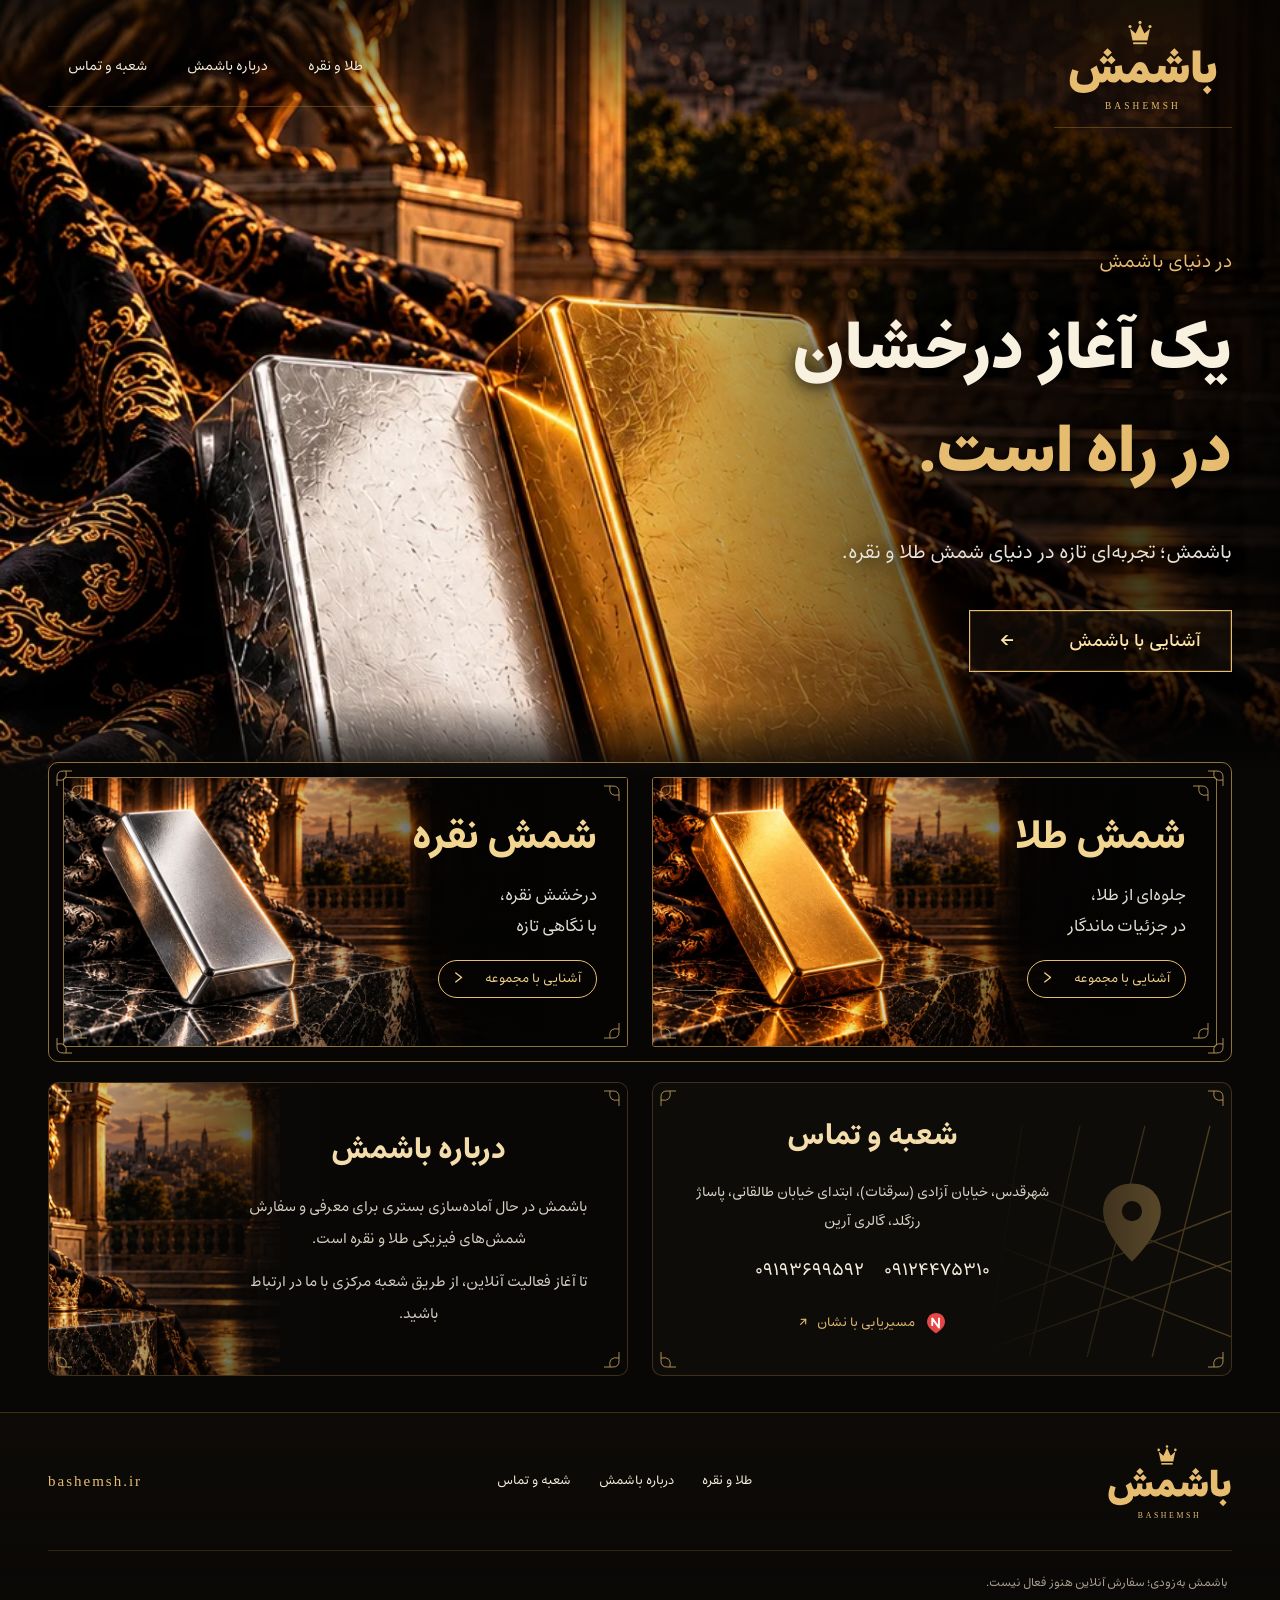
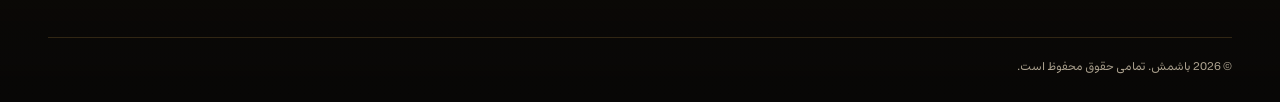
<file: index.html>
<!doctype html>
<html lang="fa" dir="rtl">
<head>
<meta charset="utf-8"><meta name="viewport" content="width=device-width,initial-scale=1"><meta name="theme-color" content="#0b0c0c">
<title>باشمش | شمش طلا و نقره، با نگاهی تازه</title>
<meta name="description" content="باشمش؛ تجربه‌ای تازه در معرفی و سفارش شمش طلا و نقره. در آستانه آغاز فعالیت هستیم.">
<meta property="og:type" content="website"><meta property="og:locale" content="fa_IR"><meta property="og:title" content="باشمش | ارزش ماندگار"><meta property="og:description" content="باشمش به‌زودی؛ تجربه‌ای تازه در دنیای شمش طلا و نقره."><meta property="og:url" content="https://bashemsh.ir/"><meta property="og:image" content="https://bashemsh.ir/assets/royal-hero.webp">
<link rel="canonical" href="https://bashemsh.ir/">
<link rel="icon" href="assets/royal-favicon.svg" type="image/svg+xml">
<link rel="preload" href="assets/fonts/Estedad-variable.woff2" as="font" type="font/woff2" crossorigin>
<link rel="stylesheet" href="styles.css">
</head>
<body>
<a class="skip" href="#main">رفتن به محتوا</a>
<header class="header" id="home"><div class="shell header-inner">
<a class="brand" href="#home" aria-label="باشمش، صفحه اصلی"><img src="assets/royal-logo.svg" width="240" height="151" alt="باشمش" class="brand-logo"></a>
<nav class="desktop-nav" aria-label="منوی اصلی"><a href="#products">طلا و نقره</a><a href="#about">درباره باشمش</a><a href="#branch">شعبه و تماس</a></nav>
<details class="mobile-menu"><summary aria-label="باز و بسته کردن منوی اصلی"><span></span><span></span><span></span></summary><nav aria-label="منوی اصلی موبایل"><a href="#products">طلا و نقره</a><a href="#about">درباره باشمش</a><a href="#branch">شعبه و تماس</a></nav></details>
</div></header>
<main id="main">
<section class="hero" aria-labelledby="hero-title">
<picture class="hero-art"><source media="(max-width: 900px)" srcset="assets/royal-hero-mobile.webp"><img src="assets/royal-hero.webp" srcset="assets/royal-hero-medium.webp 1200w, assets/royal-hero.webp 1400w" sizes="100vw" width="1400" height="760" alt="فضاسازی مفهومی شمش‌های بدون نشان طلا و نقره در تالاری با معماری باشکوه" fetchpriority="high"></picture>
<div class="shell hero-layout"><div class="hero-copy"><p class="launch">در دنیای باشمش</p><h1 id="hero-title">یک آغاز درخشان<br><span>در راه است.</span></h1><p class="intro">باشمش؛ تجربه‌ای تازه در دنیای شمش طلا و نقره.</p><a class="button" href="#about">آشنایی با باشمش <span aria-hidden="true">←</span></a></div></div>
</section>
<section class="collections shell" id="products" aria-label="مجموعه‌های طلا و نقره">
<div class="collection-grid ornamental">
<article class="collection ornamental"><img src="assets/royal-gold.webp" width="1200" height="600" loading="lazy" alt="تصویر مفهومی یک شمش طلای بدون نشان روی سنگ تیره"><div class="collection-copy"><h2>شمش طلا</h2><p>جلوه‌ای از طلا،<br>در جزئیات ماندگار</p><a href="#about" class="collection-link">آشنایی با مجموعه <span aria-hidden="true">‹</span></a></div></article>
<article class="collection ornamental"><img src="assets/royal-silver.webp" width="1200" height="600" loading="lazy" alt="تصویر مفهومی یک شمش نقره بدون نشان روی سنگ تیره"><div class="collection-copy"><h2>شمش نقره</h2><p>درخشش نقره،<br>با نگاهی تازه</p><a href="#about" class="collection-link">آشنایی با مجموعه <span aria-hidden="true">‹</span></a></div></article>
</div>

</section>
<div class="shell information">
<section class="branch ornamental" id="branch" aria-labelledby="branch-title"><a class="map-art" href="https://neshan.org/maps/places/0443068cf4ef48f489b83c52f0473526#c35.718-51.113-17z-0p" target="_blank" rel="noopener noreferrer" aria-label="موقعیت شعبه در نشان (پنجره جدید)"><svg viewBox="0 0 180 160" fill="none" aria-hidden="true"><path d="m0 35 180 70M0 80l180 70M25 0l-25 160M65 0 30 160M110 0 70 160M155 0l-40 160M0 125l180-70M0 155 180 90" stroke="#92713a" stroke-width="1"/><path d="M101 40c-12 0-20 8-20 19 0 16 20 35 20 35s20-19 20-35c0-11-8-19-20-19Z" fill="#d9ae62"/><circle cx="101" cy="59" r="7" fill="#18110b"/></svg></a><div class="branch-details"><h2 id="branch-title">شعبه و تماس</h2><address>شهرقدس، خیابان آزادی (سرقنات)، ابتدای خیابان طالقانی، پاساژ رزگلد، گالری آرین</address><div class="phones"><a href="tel:+989124475310" dir="ltr">۰۹۱۲۴۴۷۵۳۱۰</a><a href="tel:+989193699592" dir="ltr">۰۹۱۹۳۶۹۹۵۹۲</a></div><a class="map-link" href="https://neshan.org/maps/places/0443068cf4ef48f489b83c52f0473526#c35.718-51.113-17z-0p" target="_blank" rel="noopener noreferrer" aria-label="مسیریابی با نشان (در پنجره جدید)"><span class="neshan-mark" aria-hidden="true"><svg viewBox="0 0 32 32" fill="none"><path d="M16 2.5c-7 0-12 5.2-12 12 0 8.4 12 15 12 15s12-6.6 12-15c0-6.8-5-12-12-12Z" fill="#e54747"/><path d="M11 18.9V9.8l9 12.3V9.8" stroke="white" stroke-width="2.5" stroke-linecap="round" stroke-linejoin="round"/></svg></span> مسیریابی با نشان <span aria-hidden="true">↗</span></a></div></section>
<section class="about ornamental" id="about" aria-labelledby="about-title"><img src="assets/royal-architecture.webp" width="480" height="758" loading="lazy" alt=""><div class="about-copy"><h2 id="about-title">درباره باشمش</h2><p>باشمش در حال آماده‌سازی بستری برای معرفی و سفارش شمش‌های فیزیکی طلا و نقره است.</p><p>تا آغاز فعالیت آنلاین، از طریق شعبه مرکزی با ما در ارتباط باشید.</p></div></section>
</div>
</main>
<footer class="footer"><div class="shell footer-inner"><a class="brand" href="#home"><img src="assets/royal-logo.svg" width="240" height="151" alt="باشمش" class="brand-logo"></a><nav aria-label="منوی پایین صفحه"><a href="#products">طلا و نقره</a><a href="#about">درباره باشمش</a><a href="#branch">شعبه و تماس</a></nav><a href="https://bashemsh.ir" lang="en" class="domain">bashemsh.ir</a><p class="image-note">باشمش به‌زودی؛ سفارش آنلاین هنوز فعال نیست.</p><p>© <span id="year">2026</span> باشمش. تمامی حقوق محفوظ است.</p></div></footer>
<script src="script.js" defer></script>
</body></html>
</file>
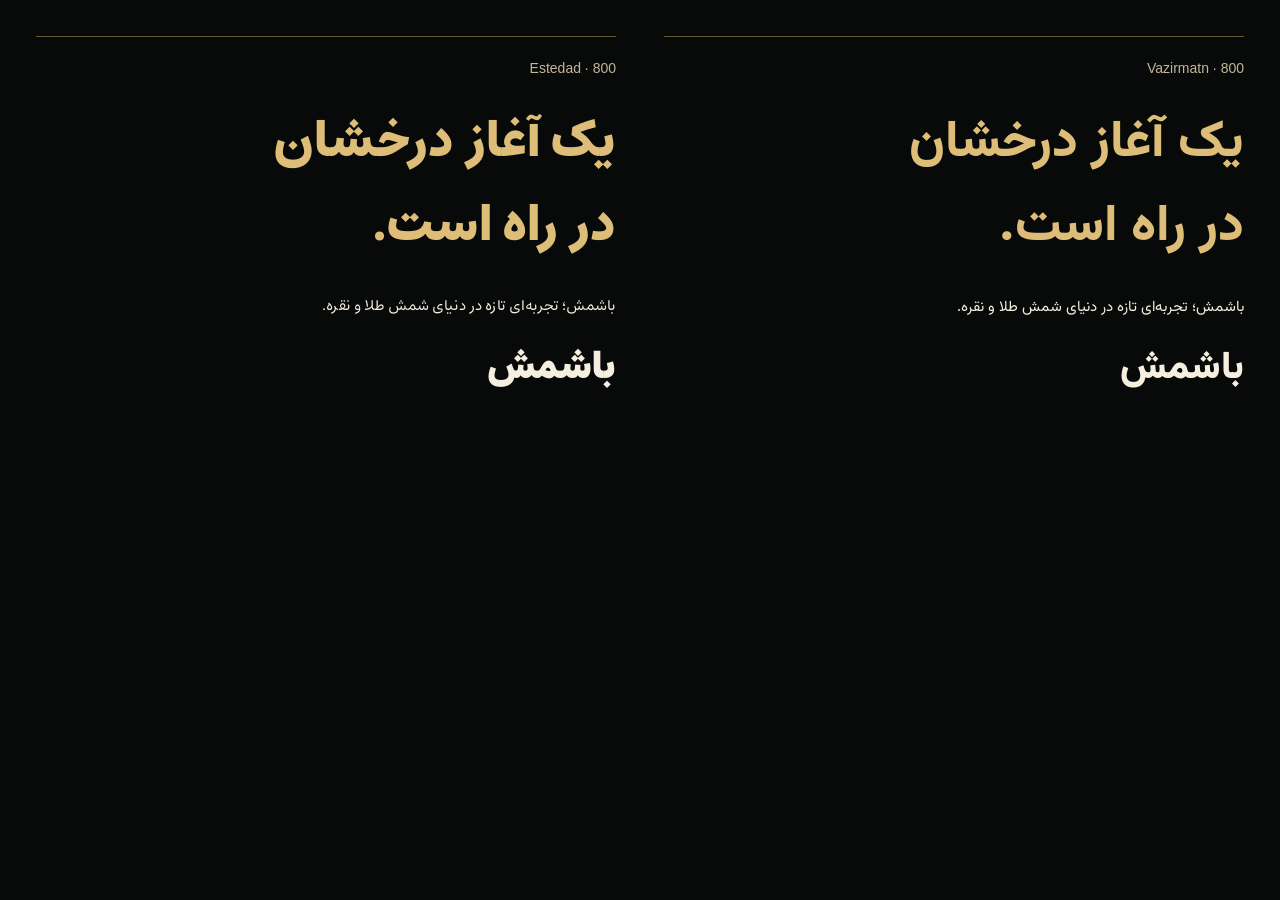
<file: review/type-comparison.html>
<!doctype html><html lang="fa" dir="rtl"><meta charset="utf-8"><meta name="viewport" content="width=device-width"><title>مقایسه تایپوگرافی باشمش</title><style>
@font-face{font-family:Estedad;src:url('../assets/fonts/Estedad-variable.woff2');font-weight:100 900}@font-face{font-family:Vazirmatn;src:url('../assets/fonts/Vazirmatn-variable.woff2');font-weight:100 900}*{box-sizing:border-box}body{margin:0;background:#080909;color:#f6efdf;padding:36px;font-family:Estedad}main{display:grid;grid-template-columns:1fr 1fr;gap:48px}section{border-top:1px solid #665532;padding-top:20px}h1{font-size:clamp(28px,4vw,60px);line-height:1.65;font-weight:800;letter-spacing:normal;margin:20px 0;color:#ddbd78}p{font-size:15px;line-height:2.2}small{font:14px Arial;color:#c3b79b}.v{font-family:Vazirmatn}.e h1{font-weight:800}.word{font-size:38px;font-weight:900}@media(max-width:600px){main{grid-template-columns:1fr}body{padding:24px}}
</style><main><section class="v"><small>Vazirmatn · 800</small><h1>یک آغاز درخشان<br>در راه است.</h1><p>باشمش؛ تجربه‌ای تازه در دنیای شمش طلا و نقره.</p><div class="word">باشمش</div></section><section class="e"><small>Estedad · 800</small><h1>یک آغاز درخشان<br>در راه است.</h1><p>باشمش؛ تجربه‌ای تازه در دنیای شمش طلا و نقره.</p><div class="word">باشمش</div></section></main></html>
</file>
<file: styles.css>
@font-face {
  font-family: Estedad;
  src: url('assets/fonts/Estedad-variable.woff2') format('woff2');
  font-style: normal;
  font-weight: 100 900;
  font-display: swap;
}
:root { color-scheme: dark; --bg: #080706; --ink: #f8f1df; --muted: #c2bcb0; --gold: #e6bd70; --line: #80632e; }
* { box-sizing: border-box; }
html { scroll-behavior: smooth; scroll-padding-top: 24px; }
body { margin: 0; background: var(--bg); color: var(--ink); font-family: Estedad, Tahoma, sans-serif; -webkit-font-smoothing: antialiased; }
a { color: inherit; text-decoration: none; }
a:hover { color: var(--gold); }
a:focus-visible, summary:focus-visible { outline: 2px solid #f4d99e; outline-offset: 5px; }
figure, p, h1, h2 { margin: 0; }
img { display: block; width: 100%; height: 100%; object-fit: cover; }
.shell { width: min(1440px, calc(100% - 96px)); margin-inline: auto; }
.skip { position: absolute; top: -100px; z-index: 10; background: var(--gold); color: #080706; padding: 14px; }
.skip:focus { top: 8px; }
.header { position: absolute; inset: 0 0 auto; z-index: 5; background: linear-gradient(#050403b3, transparent); }
.header-inner { display: flex; justify-content: space-between; align-items: flex-start; min-height: 130px; }
.brand { display: inline-block; flex-shrink: 0; }
.brand-logo { width: 150px; height: 105px; object-fit: contain; }
.header .brand { border-bottom: 1px solid #b38b3b60; padding: 12px 14px 10px; }
nav { display: flex; gap: 40px; font-size: 14px; }
.desktop-nav { flex-direction: row; margin-top: 32px; padding: 12px 20px 18px; border-bottom: 1px solid #b38b3b60; }
nav a { display: inline-flex; align-items: center; min-height: 44px; }
.mobile-menu { display: none; }
.hero { position: relative; isolation: isolate; min-height: 780px; background: #080706; }
.hero-art { position: absolute; inset: 0; z-index: -2; }
.hero-art img { object-position: center; }
.hero::after { content: ''; position: absolute; inset: 0; z-index: -1; pointer-events: none; background: linear-gradient(0deg, #080706 0%, transparent 10%), linear-gradient(270deg, #000c 0%, #000a 26%, transparent 53%); }
.hero-layout { display: flex; align-items: center; min-height: 780px; padding-top: 200px; padding-bottom: 60px; }
.hero-copy { width: 49%; text-shadow: 0 2px 18px #000; }
.launch { color: var(--gold); font-size: 19px; margin-bottom: 24px; }
h1 { font-size: clamp(44px, 5.15vw, 84px); font-weight: 800; line-height: 1.55; letter-spacing: normal; }
h1 span { color: var(--gold); }
.intro { font-size: 20px; line-height: 2.1; margin-top: 26px; color: #e7e2d8; }
.button { display: inline-flex; align-items: center; justify-content: space-between; gap: 55px; min-height: 62px; padding: 14px 30px; margin-top: 36px; color: #ffe4a8; font-size: 18px; font-weight: 500; border: 1px solid #e6bd70; box-shadow: inset 0 0 0 1px #e6bd7030; background: #1a130c8c; transition: background .2s ease; }
.button:hover { background: #6e4d233d; color: #fff0c6; }
/* The frame is a reusable vector ornament; all content remains live HTML. */
.ornamental { border: 1px solid #8e713d; border-radius: 10px; position: relative; }
.ornamental::after { content: ''; position: absolute; inset: 7px; z-index: 2; pointer-events: none; border: 12px solid transparent; border-image: url('assets/royal-corners.svg') 16 / 16px / 0 round; }
.collections { position: relative; z-index: 1; margin-top: -18px; }
.collection-grid { display: grid; grid-template-columns: 1fr 1fr; gap: 24px; padding: 14px; background: #070605df; }
.collection { min-width: 0; min-height: 270px; overflow: hidden; border-radius: 3px; isolation: isolate; }
.collection img { position: absolute; inset: 0; z-index: -2; }
.collection::before { content: ''; position: absolute; inset: 0; z-index: -1; background: linear-gradient(270deg, #050403ed, #0504039c 35%, transparent 67%); }
.collection-copy { padding: 28px 30px; width: 51%; min-width: 230px; }
.collection h2 { color: #f2d591; font-size: 40px; font-weight: 700; margin-bottom: 12px; }
.collection p { font-size: 17px; line-height: 1.8; color: #e3dfd5; }
.collection-link { display: inline-flex; align-items: center; gap: 22px; border: 1px solid var(--gold); border-radius: 30px; padding: 6px 15px; min-height: 38px; margin-top: 18px; color: #f8d68c; font-size: 13px; }
.collection-link span { font-size: 23px; line-height: 1; }
.image-note { color: #bcb2a0; font-size: 12px; line-height: 2; padding: 12px 4px 16px; }
.information { display: grid; grid-template-columns: 1fr 1fr; gap: 24px; margin-top: 20px; }
.information > section { min-width: 0; min-height: 280px; overflow: hidden; border-color: #70542f80; background: #0e0c09; }
.information h2 { font-size: 30px; color: #f4ddaa; margin-bottom: 18px; }
.branch { display: flex; align-items: center; }
.branch-details { position: relative; z-index: 1; width: 76%; padding: 30px 28px; margin-right: auto; text-align: center; }
address { font-style: normal; font-size: 14px; line-height: 2.1; color: #ded8cb; }
.phones { display: flex; flex-wrap: wrap; gap: 5px 20px; font-size: 18px; justify-content: center; margin-top: 12px; }
.phones a { display: inline-flex; min-height: 44px; align-items: center; }
.map-art { position: absolute; width: 45%; right: -15px; top: 25px; bottom: 0; opacity: .55; mask-image: linear-gradient(270deg,#000,transparent); }
.map-art svg { width: 100%; height: 100%; }
.map-link { display: inline-flex; align-items: center; gap: 9px; min-height: 44px; color: var(--gold); font-size: 13px; margin-top: 8px; }
.neshan-mark { width: 24px; height: 24px; }
.neshan-mark svg { width: 100%; height: 100%; }
.about { isolation: isolate; display: flex; align-items: center; }
.about > img { position: absolute; left: 0; width: 40%; inset-block: 0; z-index: -2; object-position: 32% center; }
.about::before { content: ''; position: absolute; inset: 0; z-index: -1; background: linear-gradient(270deg,#080706 0%,#080706 46%,transparent); }
.about-copy { width: 72%; padding: 35px 28px; text-align: center; }
.about p { font-size: 15px; line-height: 2.1; color: #d8d1c3; }
.about p + p { margin-top: 12px; }
.footer { margin-top: 36px; border-top: 1px solid #83652e70; background: linear-gradient(#17110855,#080706); }
.footer-inner { display: flex; flex-wrap: wrap; align-items: center; justify-content: space-between; gap: 26px; padding-block: 26px; }
.footer .brand-logo { width: 125px; height: 85px; }
.footer nav { font-size: 13px; gap: 28px; }
.domain { color: var(--gold); font: 15px Georgia, serif; letter-spacing: 2px; }
.footer p { width: 100%; border-top: 1px solid #80632e55; padding-top: 20px; font-size: 12px; color: #ada390; }
@media (min-width: 1700px) {
  .hero, .hero-layout { min-height: 900px; }
  .hero-copy { width: 50%; }
}
@media (max-width: 1100px) {
  .shell { width: calc(100% - 56px); }
  .hero, .hero-layout { min-height: 650px; }
  .hero-copy { width: 53%; }
  .hero-layout { padding-top: 140px; }
  h1 { font-size: clamp(37px,4.6vw,52px); }
  .intro { font-size: 14px; }
  .button { font-size: 15px; min-height: 58px; padding: 12px 28px; gap: 50px; }
  .launch { font-size: 16px; }
  .collection-grid { gap: 16px; padding: 10px; }
  .collection { min-height: 220px; }
  .collection-copy { padding: 28px 22px; min-width: 195px; }
  .collection h2 { font-size: 27px; }
  .collection p { font-size: 13px; }
  .collection-link { font-size: 11px; gap: 16px; padding-inline: 12px; }
  .information { gap: 16px; }
  .branch-details, .about-copy { padding: 28px 22px; width: 85%; }
  .information h2 { font-size: 22px; }
}
@media (min-width: 601px) and (max-width: 1100px) {
  .hero-art img { object-position: left center; }
}
@media (min-width: 601px) and (max-width: 900px) {
  .hero-art { right: auto; left: 0; width: 72%; }
  .hero-art img { object-position: center; }
  .hero::after { background: linear-gradient(0deg, #080706, transparent 12%), linear-gradient(270deg, #080706 0%, #080706d9 35%, transparent 76%); }
}
@media (max-width: 600px) {
  .shell { width: calc(100% - 32px); }
  .header { position: relative; background: #080706; }
  .header-inner { min-height: 96px; align-items: center; }
  .header .brand { padding: 0; border: 0; }
  .brand-logo { width: 125px; height: 86px; }
  .desktop-nav { display: none; }
  .mobile-menu { display: block; }
  .mobile-menu summary { width: 44px; height: 44px; display: flex; flex-direction: column; align-items: center; justify-content: center; gap: 6px; cursor: pointer; list-style: none; }
  .mobile-menu summary::-webkit-details-marker { display: none; }
  .mobile-menu summary span { width: 23px; height: 1px; background: var(--gold); }
  .mobile-menu nav { position: absolute; inset: 96px 16px auto; flex-direction: column; gap: 0; padding: 12px 20px; background: #0e0b07f5; border: 1px solid #8e713d; box-shadow: 0 10px 30px #0008; font-size: 14px; }
  .hero { min-height: auto; }
  .hero-art { position: relative; inset: auto; display: block; height: auto; aspect-ratio: .92; z-index: -2; }
  .hero-art img { object-position: center; }
  .hero::after { display: none; }
  .hero-art::after { content: ''; position: absolute; inset: 0; background: linear-gradient(0deg, #080706, transparent 18%); }
  .hero-layout { min-height: auto; display: block; padding-block: 5px 32px; }
  .hero-copy { width: 100%; text-align: center; text-shadow: none; }
  .launch { font-size: 14px; margin-bottom: 12px; }
  h1 { font-size: clamp(40px,12.4vw,54px); line-height: 1.55; }
  .intro { font-size: 13px; line-height: 2; margin-top: 18px; }
  .button { min-height: 48px; width: min(100%,290px); padding: 10px 24px; margin-top: 24px; font-size: 16px; justify-content: center; gap: 38px; }
  .collections { margin-top: 0; }
  .collection-grid { grid-template-columns: 1fr; border: 0; border-radius: 0; padding: 0; gap: 16px; background: none; }
  .collection-grid::after { display: none; }
  .collection { min-height: 180px; }
  .collection-copy { padding: 22px 18px; width: 56%; min-width: 195px; }
  .collection h2 { font-size: 30px; margin-bottom: 10px; }
  .collection p { font-size: 13px; line-height: 1.8; }
  .collection-link { font-size: 12px; min-height: 36px; gap: 14px; margin-top: 12px; padding: 5px 12px; }
  .image-note { font-size: 11px; padding-block: 15px 20px; }
  .information { grid-template-columns: 1fr; gap: 18px; }
  .information > section { min-height: 235px; }
  .information h2 { font-size: 24px; }
  .branch-details { width: 90%; padding: 28px 22px; }
  address { font-size: 13px; }
  .phones { font-size: 17px; gap: 0 18px; }
  .map-art { width: 45%; opacity: .35; }
  .about-copy { width: 83%; padding: 28px 22px; }
  .about p { font-size: 13px; }
  .footer { margin-top: 28px; }
  .footer-inner { gap: 20px; }
  .footer nav { flex-direction: column; gap: 0; font-size: 12px; }
  .footer .domain { width: 100%; }
  .footer p { font-size: 11px; line-height: 2; }
}
@media (prefers-reduced-motion: reduce) {
  html { scroll-behavior: auto; }
  .button { transition: none; }
}
</file>
